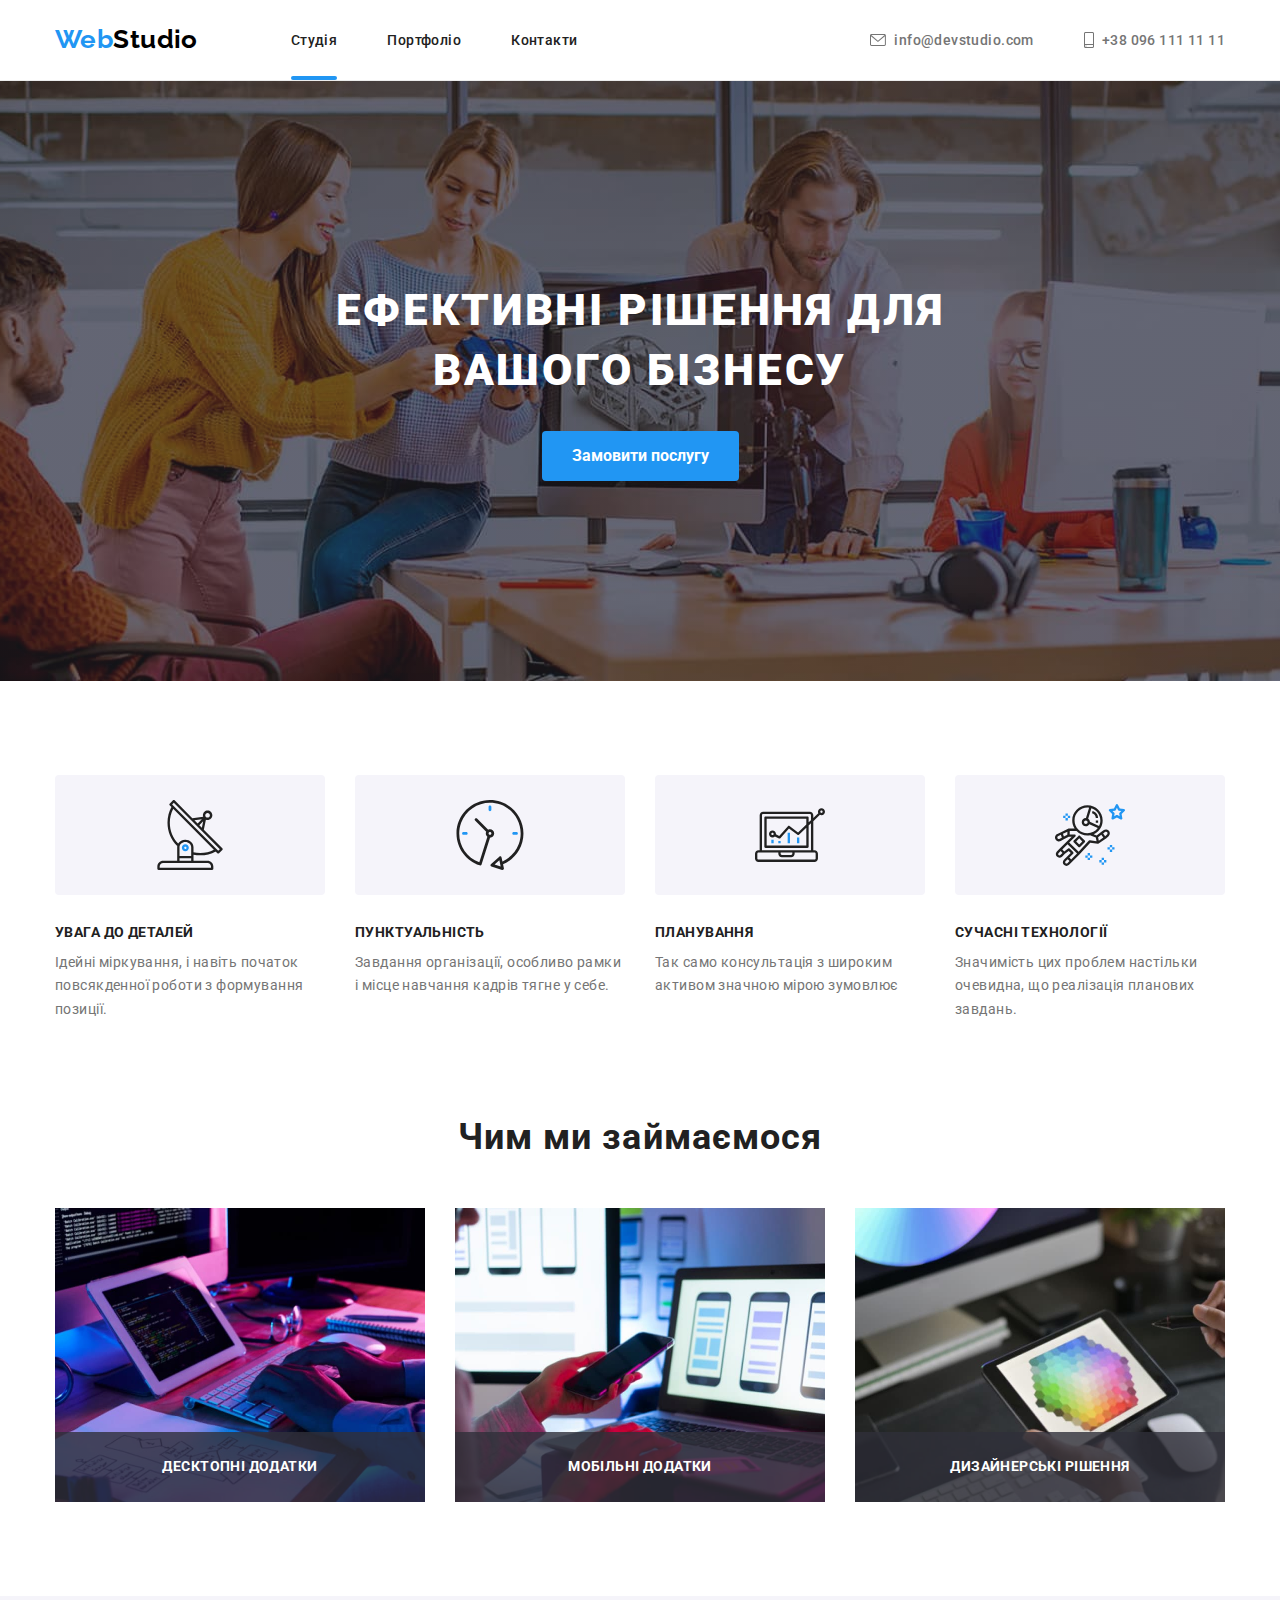
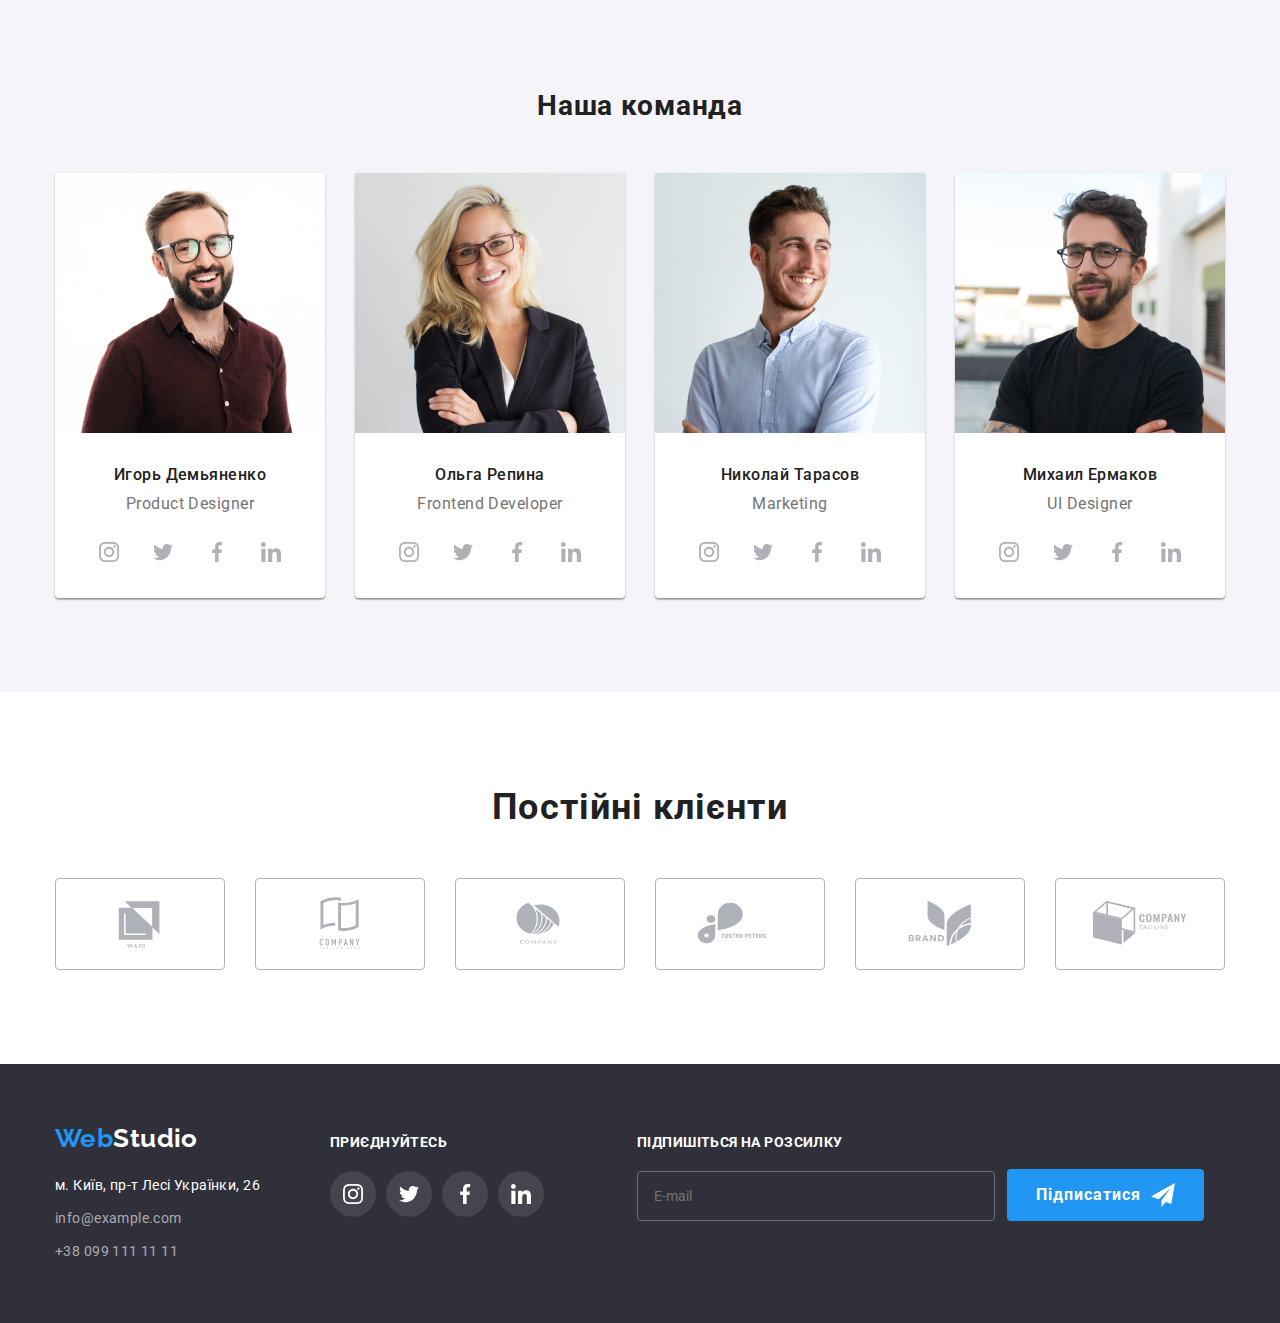
<file: index.html>
<!DOCTYPE html>
<html lang="uk">
<head>
    <meta charset="UTF-8">
    <meta http-equiv="X-UA-Compatible" content="IE=edge">
    <meta name="viewport" content="width=device-width, initial-scale=1.0">
    <link rel="preconnect" href="https://fonts.googleapis.com">
    <link rel="preconnect" href="https://fonts.gstatic.com" crossorigin>
    <link href="https://fonts.googleapis.com/css2?family=Raleway:wght@700&family=Roboto:wght@400;500;700;900&display=swap"
        rel="stylesheet">
    <link rel="stylesheet" href="https://cdnjs.cloudflare.com/ajax/libs/modern-normalize/1.1.0/modern-normalize.min.css
">
    
    <link rel="stylesheet" href="./css/main.min.css">
    <title>WebStudio</title>
</head>
<body>
    <header class="header">
           
           <div class="container header__container">
             <a href="./index.html" class="logo logo--header"> <span class="span">Web</span>Studio
             </a>
            
             <nav class="navigation">
                <ul class="navigation__list">
                    <li class="navigation__item"> <a href="./index.html" class="navigation__link current">Студія</a></li>
                    <li class="navigation__item"><a href="./portfolio.html" class="navigation__link">Портфоліо</a></li>
                    <li class="navigation__item"><a href="#" class="navigation__link">Контакти</a></li>
                </ul>
             </nav>
             <button type="button" class="mobile-menu-open" data-menu-open >
                <svg class="mobile-menu-open__icon" width="40" height="40">
                    <use href="./images/icons.svg#icon-burger"></use>
                </svg>
             </button>
             
             <ul class="contacts">
                <li class="contacts__item "> 
                       
                    <a href="mailto:info@devstudio.com" class="contacts__link">
                        
                        <svg class="contacts__icon" width="16" height="12">
                            <use href="./images/icons.svg#icon-envelope"></use>
                        </svg>
                        info@devstudio.com
                    </a>
                </li>
                <li class="contacts__item ">
                    
                    <a href="tel:+380961111111" class="contacts__link">
                        <svg class="contacts__icon" width="10" height="16">
                            <use href="./images/icons.svg#icon-smartphone"></use>
                        </svg>
                        +38 096 111 11 11
                    </a>
                </li>
             </ul>
           </div>
             
       <div class="mobile-menu " data-menu>
             <div class="container mobile-menu__container">
                 <button type="button" class="mobile-menu__close-btn" data-menu-close >
                      <svg class="mobile-menu__close-icon" width="40" height="40">
                        <use href="./images/icons.svg#icon-close"></use>
                      </svg>
                 </button>
                
                    <ul class="mobile-menu__list">
                        <li class="mobile-menu__item">
                            <a href="./index.html" class="mobile-menu__link">Студія</a>
                        </li>
                        <li class="mobile-menu__item">
                            <a href="./portfolio.html" class="mobile-menu__link">Портфоліо</a>
                        </li>
                        <li class="mobile-menu__item">
                            <a href="" class="mobile-menu__link">Контакти</a>
                        </li>
                    </ul>
                    
                   
                    <div>
                        <ul class="mobile-menu-contacts">
                            <li class="mobile-menu-contacts__item">
                                <a href="tel:+380961111111" class="mobile-menu-contacts__link mobile-menu-contacts__link--tel ">+38 096 111 11
                                    11</a>
                            </li>
                            <li class="mobile-menu-contacts__item">
                                <a href="mailto:info@devstudio.com"
                                    class="mobile-menu-contacts__link mobile-menu-contacts__link--mail">info@devstudio.com</a>
                            </li>
                        </ul>
                        <ul class="mobile-menu-social-page">
                            <li class="mobile-menu-social-page__item">
                                <a href="" class="mobile-menu-social-page__link">Instagram</a>
                            </li>
                            <li class="mobile-menu-social-page__item">
                                <a href="" class="mobile-menu-social-page__link">Twitter</a>
                            </li>
                            <li class="mobile-menu-social-page__item">
                                <a href="" class="mobile-menu-social-page__link">Facebook</a>
                            </li>
                            <li class="mobile-menu-social-page__item">
                                <a href="" class="mobile-menu-social-page__link">LinkedIn</a>
                            </li>
                        </ul>
                    </div>
                    
                
                
                </div>
       </div>    
           
      
    </header>
    <main>
        <!--Hero-->
        <section class="hero">
            <h1 class="hero__title">Ефективні рішення для <br> вашого бізнесу</h1>
            <button type="button" class="modal-button" data-modal-open>
                Замовити послугу
            </button>
          
        </section>

        <!--Особливості-->
        <section class="specialy">
            
            <div class="container">
                
                <ul class="specialy__list">
                    <li class="specialy__item">
                        
                            <div class="wrapper">
                                <svg class="wrapper__icon" width="70" height="70">
                                    <use href="./images/icons.svg#icon-antenna"></use>
                                </svg>
                            </div>
                        
                        <h2 class="specialy__title">УВАГА ДО ДЕТАЛЕЙ</h2>
                        <p class="specialy__text">Ідейні міркування, і навіть початок повсякденної роботи з формування позиції.
                
                        </p>
                    </li>
                    <li class="specialy__item">
                        
                            <div class="wrapper">
                                <svg class="wrapper__icon" width="70" height="70">
                                    <use href="./images/icons.svg#icon-clock"></use>
                                </svg>
                            </div>
                       
                        <h2 class="specialy__title">Пунктуальність</h2>
                        <p class="specialy__text">
                            Завдання організації, особливо рамки і місце навчання кадрів тягне у себе.
                        </p>
                    </li>
                    <li class="specialy__item">
                           <div class="wrapper">
                             <svg class="wrapper__icon" width="70" height="70">
                                 <use href="./images/icons.svg#icon-diagram"></use>
                             </svg>
                           </div>
                            
                       
                        <h2 class="specialy__title">ПЛАНУВАННЯ</h2>
                        <p class="specialy__text">
                            Так само консультація з широким активом значною мірою зумовлює
                        </p>
                    </li>
                    <li class="specialy__item">
                        
                            <div class="wrapper">
                                <svg class="wrapper__icon" width="70" height="70">
                                    <use href="./images/icons.svg#icon-astronaut"></use>
                                </svg>
                            </div>
                       
                        <h2 class="specialy__title">СУЧАСНІ ТЕХНОЛОГІЇ</h2>
                        <p class="specialy__text">
                            Значимість цих проблем настільки очевидна, що реалізація планових завдань.
                        </p>
                    </li>
                </ul>
            </div>
        </section>

        <!--Чим ми займаємося-->
        <section class="activity">
            
           <div class="container">
            <h2 class="activity__title">Чим ми займаємося</h2>
             <ul class="activity__list">
                <li class="activity__item">
                    <a href="#" class="activity__link">
                        <div class="overlay-wrapper">
                            <img src="./images/typesetting.jpg" alt="верстка сайта" width="370" class="image">
                            <p class="wrapper__text">Десктопні додатки</p>
                        </div>
                    </a>
                </li>
                <li class="activity__item">
                    <a href="#" class="activity__link">
                        <div class="overlay-wrapper">
                            <img src="./images/optimization.jpg" alt="оптимизация" width="370" class="image">
                            <p class="wrapper__text">Мобільні додатки</p>
                        </div>
                    </a>
                </li>
                <li class="activity__item">
                    <a href="#" class="activity__link">
                        <div class="overlay-wrapper">
                            <img src="./images/model.jpg" alt="макет проекта" width="370" class="image">
                            <p class="wrapper__text">Дизайнерські рішення</p>
                        </div>
                    </a>
                </li>
             </ul>
           </div>
        </section>
        <!--Команда-->
        <section class="teams">
            
            <div class="container">
                <h2 class="teams__title">Наша команда</h2>
                <ul class="teams__list">
                    <li class="teams__item">
                        <picture>
                          <source srcset="./images/photo_employee_desktop1.jpg" media="(min-width:1200px)" />
                          <source srcset="./images/photo_employee_tablet1.jpg" media="(min-width:768px)" />
                          <img src="./images/photo_employee_mobil1.jpg" alt="Игорь Демьяненко"  class="teams__photo">
                        </picture>
                        
                        <div class="employee">
                            <h3 class="employee__title">Игорь Демьяненко</h3>
                            <p class="employee__text">Product Designer</p>
                            <ul class="social-page">
                                <li class="social-page__item">
                                    <a href="" class="social-page__link">
                                        <svg class="social-page__icon" width="20" height="20">
                                            <use href="./images/icons.svg#icon-instagram"></use>
                                        </svg>
                                    </a>
                                </li>
                                <li class="social-page__item">
                                    <a href="" class="social-page__link">
                                        <svg class="social-page__icon" width="20" height="20">
                                            <use href="./images/icons.svg#icon-twitter"></use>
                                        </svg>
                                    </a>
                                </li>
                                <li class="social-page__item">
                                    <a href="" class="social-page__link">
                                        <svg class="social-page__icon" width="20" height="20">
                                            <use href="./images/icons.svg#icon-facebook"></use>
                                        </svg>
                                    </a>
                                </li>
                                <li class="social-page__item">
                                    <a href="" class="social-page__link">
                                        <svg class="social-page__icon" width="20" height="20">
                                            <use href="./images/icons.svg#icon-linkedin"></use>
                                        </svg>
                                    </a>
                                </li>
                            </ul>
                        </div>
                    </li>
                    <li class="teams__item">
                        <picture>
                            <source srcset="./images/photo_employee_desktop2.jpg" media="(min-width:1200px)"/>
                            <source srcset="./images/photo_employee_tablet2.jpg" media="(min-width:768px)" />
                            <img src="./images/photo_employee_mobil2.jpg" alt="Ольга Репина " class="teams__photo">
                        </picture>
                        <div class="employee">
                            <h3 class="employee__title">Ольга Репина</h3>
                            <p class="employee__text">Frontend Developer</p>
                            <ul class="social-page">
                                <li class="social-page__item">
                                    <a href="" class="social-page__link">
                                        <svg class="social-page__icon" width="20" height="20">
                                            <use href="./images/icons.svg#icon-instagram"></use>
                                        </svg>
                                    </a>
                                </li>
                                <li class="social-page__item">
                                    <a href="" class="social-page__link">
                                        <svg class="social-page__icon" width="20" height="20">
                                            <use href="./images/icons.svg#icon-twitter"></use>
                                        </svg>
                                    </a>
                                </li>
                                <li class="social-page__item">
                                    <a href="" class="social-page__link">
                                        <svg class="social-page__icon" width="20" height="20">
                                            <use href="./images/icons.svg#icon-facebook"></use>
                                        </svg>
                                    </a>
                                </li>
                                <li class="social-page__item">
                                    <a href="" class="social-page__link">
                                        <svg class="social-page__icon" width="20" height="20">
                                            <use href="./images/icons.svg#icon-linkedin"></use>
                                        </svg>
                                    </a>
                                </li>
                            </ul>
                        </div>
                    </li>
                    <li class="teams__item">
                        <picture>
                            <source srcset="./images/photo_employee_desktop3.jpg" media="(min-width:1200px)" />
                            <source srcset="./images/photo_employee_tablet3.jpg" media="(min-width:768px)" />
                            <img src="./images/photo_employee_mobil3.jpg" alt="Николай Тарасов"  class="teams__photo">
                        </picture>
                        
                        <div class="employee">
                            <h3 class="employee__title">Николай Тарасов</h3>
                            <p class="employee__text">Marketing</p>
                            <ul class="social-page">
                                <li class="social-page__item">
                                    <a href="" class="social-page__link">
                                        <svg class="social-page__icon" width="20" height="20">
                                            <use href="./images/icons.svg#icon-instagram"></use>
                                        </svg>
                                    </a>
                                </li>
                                <li class="social-page__item">
                                    <a href="" class="social-page__link">
                                        <svg class="social-page__icon" width="20" height="20">
                                            <use href="./images/icons.svg#icon-twitter"></use>
                                        </svg>
                                    </a>
                                </li>
                                <li class="social-page__item">
                                    <a href="" class="social-page__link">
                                        <svg class="social-page__icon" width="20" height="20">
                                            <use href="./images/icons.svg#icon-facebook"></use>
                                        </svg>
                                    </a>
                                </li>
                                <li class="social-page__item">
                                    <a href="" class="social-page__link">
                                        <svg class="social-page__icon" width="20" height="20">
                                            <use href="./images/icons.svg#icon-linkedin"></use>
                                        </svg>
                                    </a>
                                </li>
                            </ul>
                        </div>
                    </li>
                    <li class="teams__item">
                        <picture>
                            <source srcset="./images/photo_employee_desktop4.jpg" media="(min-width:1200px)" />
                            <source srcset="./images/photo_employee_tablet4.jpg" media="(min-width:768px)" />
                            <img src="./images/photo_employee_mobil4.jpg" alt="Михаил Ермаков" class="teams__photo">
                        </picture>
                        <div class="employee">
                            <h3 class="employee__title">Михаил Ермаков</h3>
                            <p class="employee__text">UI Designer</p>
                        <ul class="social-page">
                            <li class="social-page__item">
                                <a href="" class="social-page__link">
                                    <svg class="social-page__icon" width="20" height="20">
                                        <use href="./images/icons.svg#icon-instagram"></use>
                                    </svg>
                                </a>
                            </li>
                            <li class="social-page__item">
                                <a href="" class="social-page__link">
                                    <svg class="social-page__icon" width="20" height="20">
                                        <use href="./images/icons.svg#icon-twitter"></use>
                                    </svg>
                                </a>
                            </li>
                            <li class="social-page__item">
                                <a href="" class="social-page__link">
                                    <svg class="social-page__icon" width="20" height="20">
                                        <use href="./images/icons.svg#icon-facebook"></use>
                                    </svg>
                                </a>
                            </li>
                            <li class="social-page__item">
                                <a href="" class="social-page__link">
                                    <svg class="social-page__icon" width="20" height="20">
                                        <use href="./images/icons.svg#icon-linkedin"></use>
                                    </svg>
                                </a>
                            </li>
                        </ul>
                        </div>
                    </li>
                </ul>
            </div>
        </section>

        <!--Наші клієнти-->

        <section class="clients">
            <div class="container">
                <h2 class="clients__title">Постійні клієнти</h2>
                <ul class="clients__list">
                    <li class="clients__item">
                        <a href="" class="clients__link">
                            <svg class="clients-logo" width="106" height="60">
                                <use href="./images/icons.svg#icon-yago"></use>
                            </svg>
                        </a>
                    </li>
                    <li class="clients__item">
                        <a href="" class="clients__link">
                            <svg class="clients-logo" width="106" height="60">
                                <use href="./images/icons.svg#icon-company"></use>
                            </svg>
                        </a>
                    </li>
                    <li class="clients__item">
                        <a href="" class="clients__link">
                            <svg class="clients-logo" width="106" height="60">
                                <use href="./images/icons.svg#icon-group"></use>
                            </svg>
                        </a>
                    </li>
                    <li class="clients__item">
                        <a href="" class="clients__link">
                            <svg class="clients-logo" width="106" height="60">
                                <use href="./images/icons.svg#icon-foster-peters"></use>
                            </svg>
                        </a>
                    </li>
                    <li class="clients__item">
                       <a href="" class="clients__link">
                          <svg class="clients-logo" width="106" height="60">
                             <use href="./images/icons.svg#icon-brand"></use>
                          </svg>
                       </a>
                    </li>
                    <li class="clients__item">
                        <a href="" class="clients__link">
                            <svg class="clients-logo" width="106" height="60">
                                <use href="./images/icons.svg#icon-tagline"></use>
                            </svg>
                        </a>
                    </li>
                </ul>
            </div>
        </section>
    </main>
    <footer class="footer">
        
           <div class="container container__footer">
                <div class="wrapper-container">
                    <div class="container-address">
                        <a href="#" class="logo logo--footer"><span class="span">Web</span>Studio</a>
                        <address class="address">
                            <ul class="address__list">
                                <li class="address__item"><a href="https://goo.gl/maps/XZynYj2sDtxEhhcv8" target="_blank"
                                        class="address__link address__link--location">м. Київ,
                                        пр-т Лесі Українки, 26</a> </li>
                                <li class="address__item"> <a href="mailto:info@example.com" class="address__link">info@example.com</a></li>
                                <li class="address__item"> <a href="tel:+380991111111" class="address__link">+38 099 111 11 11</a></li>
                            </ul>
                        </address>
                    </div>
                    <div class="wrapper-social-page">
                        <p class="text">Приєднуйтесь</p>
                        <ul class="social-page-footer">
                            <li class="social-page-footer__item">
                                <a href="" class="social-page-footer__link">
                                    <svg class="social-page-footer__icon " width="20" height="20">
                                        <use href="./images/icons.svg#icon-instagram"></use>
                                    </svg>
                                </a>
                            </li>
                            <li class="social-page-footer__item">
                                <a href="" class="social-page-footer__link">
                                    <svg class="social-page-footer__icon" width="20" height="20">
                                        <use href="./images/icons.svg#icon-twitter"></use>
                                    </svg>
                                </a>
                            </li>
                            <li class="social-page-footer__item">
                                <a href="" class="social-page-footer__link">
                                    <svg class="social-page-footer__icon" width="20" height="20">
                                        <use href="./images/icons.svg#icon-facebook"></use>
                                    </svg>
                                </a>
                            </li>
                            <li class="social-page-footer__item">
                                <a href="" class="social-page-footer__link">
                                    <svg class="social-page-footer__icon" width="20" height="20">
                                        <use href="./images/icons.svg#icon-linkedin"></use>
                                    </svg>
                                </a>
                            </li>
                        </ul>
                    </div>
                </div>
             <form class="form">
                 <label class="form__describe">
                     <span class="form__text">Підпишіться на розсилку</span>
                      <input type="email" name="user_email" class="form__input" placeholder="E-mail">
                    </label>
                <button type="submit" class="btn-send-email">Підписатися
                    <svg class="send-email-icon" width="24" height="24">
                        <use href="./images/icons.svg#icon-send"></use>
                    </svg>
                </button>
             </form>
           </div>
       
        

    </footer>
    <div class="backdrop is-hidden" data-modal >
        <div class="modal">
            <button type="button" class="modal__btn" data-modal-close>
               <svg class="modal__icon" width="18" height="18">
                <use href="./images/icons.svg#icon-close-modal" ></use>
               </svg>
            </button>
            <form class="modal-form" name="modal_form">
                <p class="modal-form__text">Залиште свої дані, ми вам передзвонимо</p> 
                <label class="modal-form__field">
                   <span class="modal-form__desc">Ім'я</span> 
                    <span class="modal-form__wrapper">
                        <input type="text" name="user_name" class="modal-form__input" required pattern="[a-zA-Zа-яА-ЯіІїЇ']+" minlength="2">
                        <svg width="18" height="18" class="modal-form__icon">
                            <use href="./images/icons.svg#icon-person-black"></use>
                        </svg>
                    </span>
                </label>
                <label class="modal-form__field">
                  <span class="modal-form__desc" >Телефон</span> 
                  <span class="modal-form__wrapper"> 
                    <input type="tel" name="user_phone" class="modal-form__input" required pattern="[0-9]{3}-[0-9]{3}-[0-9]{2}-[0-9]{2}" title="xxx-xxx-xx-xx">
                    <svg width="18" height="18" class="modal-form__icon">
                        <use href="./images/icons.svg#icon-phone-black"></use>
                    </svg>
                  </span>
                </label>
                <label class="modal-form__field">
                   <span class="modal-form__desc">Пошта</span>
                 <span class="modal-form__wrapper">
                    <input type="email" name="user_email" class="modal-form__input" required>
                    <svg width="18" height="18" class="modal-form__icon">
                        <use href="./images/icons.svg#icon-email-black"></use>
                    </svg>
                 </span>
                </label>
                <label for="user_message" class="modal-field-message" >  <span class="modal-form-input-desc">Коментар</span> 
                  <textarea name="user_message" id="user_message" placeholder="Введіть текст" class="modal-form__message"></textarea>
                </label>
                
                <input id="user_policy" type="checkbox" class="modal-form-check visually-hidden" name="user_policy" required  >
                <label for="user_policy" class="modal-form-check-desc">Погоджуюся з розсилкою та приймаю&nbsp;<a href="#" class="link-policy">Умови договору</a>
                </label>
                
                <button type="submit" class="modal-form__submit">Відправити</button>
            </form>
        </div>
    </div>
    <script src="./js/mobile-menu.js"></script>
   <script src="./js/modal.js"></script> 
</body>
</html>
</file>
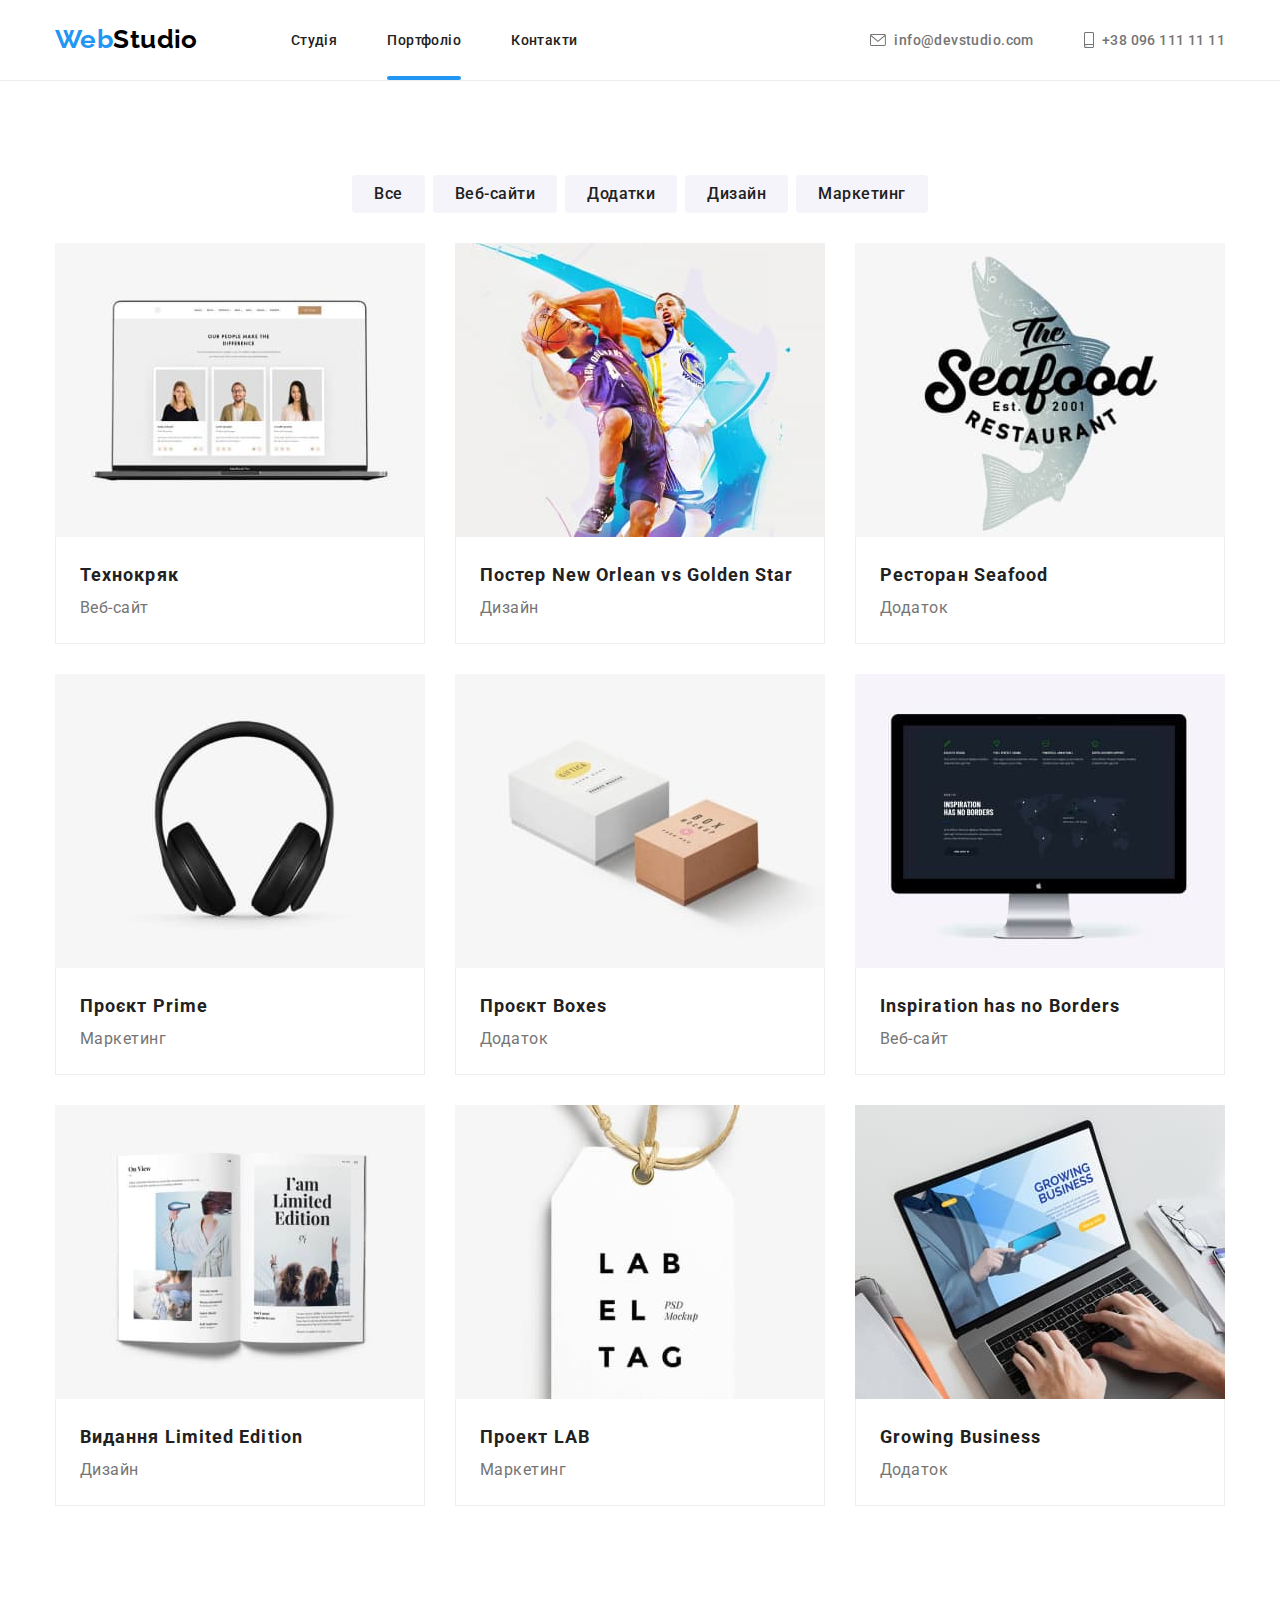
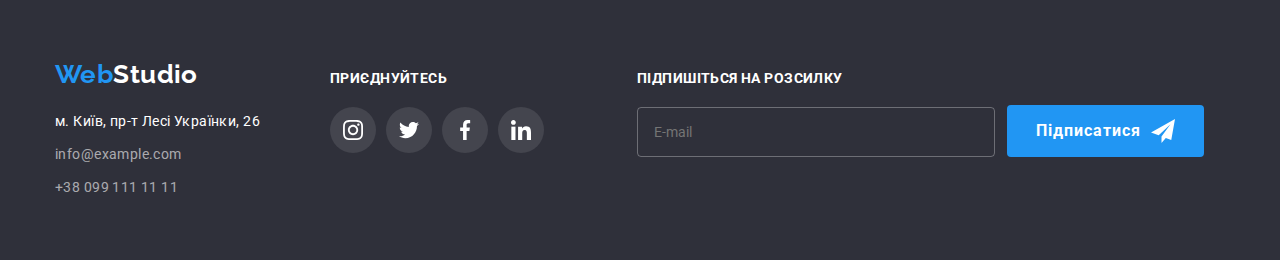
<file: portfolio.html>
<!DOCTYPE html>
<html lang="uk">
  <head>
    <meta charset="UTF-8" />
    <meta http-equiv="X-UA-Compatible" content="IE=edge" />
    <meta name="viewport" content="width=device-width, initial-scale=1.0" />
    <link rel="preconnect" href="https://fonts.googleapis.com" />
    <link rel="preconnect" href="https://fonts.gstatic.com" crossorigin />
    <link
      href="https://fonts.googleapis.com/css2?family=Raleway:wght@700&family=Roboto:wght@400;500;700&display=swap"
      rel="stylesheet"
    />
    <link rel="stylesheet" href="https://cdnjs.cloudflare.com/ajax/libs/modern-normalize/1.1.0/modern-normalize.min.css" />
    <link rel="stylesheet" href="./css/main.min.css" >
    <title>Portfolio</title>
  </head>
  <body>
   <header class="header">
   
      <div class="container header__container">
         <a href="./index.html" class="logo logo--header"> <span class="span">Web</span>Studio
         </a>
   
         <nav class="navigation">
            <ul class="navigation__list">
               <li class="navigation__item"> <a href="./index.html" class="navigation__link ">Студія</a></li>
               <li class="navigation__item"><a href="./portfolio.html" class="navigation__link current">Портфоліо</a></li>
               <li class="navigation__item"><a href="#" class="navigation__link">Контакти</a></li>
            </ul>
         </nav>
         <button type="button" class="mobile-menu-open" data-menu-open>
            <svg class="mobile-menu-open__icon" width="40" height="40">
               <use href="./images/icons.svg#icon-burger"></use>
            </svg>
         </button>
   
         <ul class="contacts">
            <li class="contacts__item ">
   
               <a href="mailto:info@devstudio.com" class="contacts__link">
   
                  <svg class="contacts__icon" width="16" height="12">
                     <use href="./images/icons.svg#icon-envelope"></use>
                  </svg>
                  info@devstudio.com
               </a>
            </li>
            <li class="contacts__item ">
   
               <a href="tel:+380961111111" class="contacts__link">
                  <svg class="contacts__icon" width="10" height="16">
                     <use href="./images/icons.svg#icon-smartphone"></use>
                  </svg>
                  +38 096 111 11 11
               </a>
            </li>
         </ul>
      </div>
   
      <div class="mobile-menu " data-menu>
         <div class="container mobile-menu__container">
            <button type="button" class="mobile-menu__close-btn" data-menu-close>
               <svg class="mobile-menu__close-icon" width="40" height="40">
                  <use href="./images/icons.svg#icon-close"></use>
               </svg>
            </button>
            <ul class="mobile-menu__list">
               <li class="mobile-menu__item">
                  <a href="./index.html" class="mobile-menu__link">Студія</a>
               </li>
               <li class="mobile-menu__item">
                  <a href="./portfolio.html" class="mobile-menu__link">Портфоліо</a>
               </li>
               <li class="mobile-menu__item">
                  <a href="" class="mobile-menu__link">Контакти</a>
               </li>
            </ul>
            <ul class="mobile-menu-contacts">
               <li class="mobile-menu-contacts__item">
                  <a href="tel:+380961111111" class="mobile-menu-contacts__link mobile-menu-contacts__link--tel ">+38 096
                     111 11 11</a>
               </li>
               <li class="mobile-menu-contacts__item">
                  <a href="mailto:info@devstudio.com"
                     class="mobile-menu-contacts__link mobile-menu-contacts__link--mail">info@devstudio.com</a>
               </li>
            </ul>
            <ul class="mobile-menu-social-page">
               <li class="mobile-menu-social-page__item">
                  <a href="" class="mobile-menu-social-page__link">Instagram</a>
               </li>
               <li class="mobile-menu-social-page__item">
                  <a href="" class="mobile-menu-social-page__link">Twitter</a>
               </li>
               <li class="mobile-menu-social-page__item">
                  <a href="" class="mobile-menu-social-page__link">Facebook</a>
               </li>
               <li class="mobile-menu-social-page__item">
                  <a href="" class="mobile-menu-social-page__link">LinkedIn</a>
               </li>
            </ul>
         </div>
      </div>
   
   
   </header>

     <section class="projects">
        <h1 class="title-none" hidden>Портфолио</h1>

       <div class="container">
           <ul class="list-btn">
              <li class="list-btn__item">
                <button type="button" class="btn">Все</button>
              </li>
             <li class="list-btn__item">
                <button type="button" class="btn">Веб-сайти</button>
             </li>
             <li class="list-btn__item">
                <button type="button" class="btn">Додатки</button>
             </li>
             <li class="list-btn__item">
                <button type="button" class="btn">Дизайн</button>
             </li>
             <li class="list-btn__item">
                <button type="button" class="btn">Маркетинг</button>
             </li>
         </ul>
         
         <ul class="projects__list">
            <li class="projects__item">
               <a href="" class="projects__link">
                     <div class="wrapper-image">
                        <picture>
                           <source srcset="./images/desktop_img/technocrack_desktop.jpg" media="(min-width:1200px)"/>
                           <source srcset="./images/tablet_img/technocrack_tablet.jpg" media="(min-width:768px)" />
                           <img src="./images/mobile_img/technocrack_mobile.jpg" alt="technocrack" class="image" >
                        </picture>
                        <p class="overlay">Ресурс пропонує комплексні пропозиції з різним рівнем функціоналу та сервісів. Все це дозволить відвідувачу отримати вичерпні відомості про компанію чи приватну особу.</p>
                     </div>
                     <div class="description">
                        <h2 class="description__title">Технокряк</h2>
                        <p class="description__text">Веб-сайт</p>
                     </div>
               </a>
            </li>
            <li class="projects__item">
               <a href="" class="projects__link">
                     <div class="wrapper-image">
                        <picture>
                           <source srcset="./images/desktop_img/poster_desktop.jpg" media="(min-width:1200px)" />
                           <source srcset="./images/tablet_img/poster_tablet.jpg" media="(min-width:768px)" />
                           <img src="./images/mobile_img/poster_mobile.jpg" alt="poster" class="image" >
                        </picture>
                        
                        <p class="overlay">Ресурс пропонує комплексні пропозиції з різним рівнем функціоналу та сервісів. Все це дозволить відвідувачу отримати вичерпні відомості про компанію чи приватну особу.</p>
                     </div>
                     <div class="description">
                        <h2 class="description__title">
                           Постер New Orlean vs Golden Star
                        </h2>
                        <p class="description__text">Дизайн</p>
                     </div>
               </a>
            </li>
            <li class="projects__item">
               <a href="" class="projects__link">
                     <div class="wrapper-image">
                        <picture>
                           <source srcset="./images/desktop_img/seafood_desktop.jpg" media="(min-width:1200px)" />
                           <source srcset="./images/tablet_img/seafood_tablet.jpg" media="(min-width:768px)" />
                           <img src="./images/mobile_img/seafood_mobile.jpg" alt="seafood" class="image" >
                        </picture>
                           
                           <p class="overlay">Ресурс пропонує комплексні пропозиції з різним рівнем функціоналу та сервісів. Все це дозволить відвідувачу отримати вичерпні відомості про компанію чи приватну особу.</p>
                     </div>
                     <div class="description">
                        <h2 class="description__title">Ресторан Seafood</h2>
                        <p class="description__text">Додаток</p>
                     </div>
               </a>
            </li>
         
            <li class="projects__item">
               <a href="" class="projects__link">
                     <div class="wrapper-image">
                        <picture>
                           <source srcset="./images/desktop_img/prime_desktop.jpg" media="(min-width:1200px)" />
                           <source srcset="./images/tablet_img/prime_tablet.jpg" media="(min-width:768px)" />
                           <img src="./images/mobile_img/prime_mobile.jpg" alt="prime" class="image" >
                        </picture>
                        
                        <p class="overlay">Ресурс пропонує комплексні пропозиції з різним рівнем функціоналу та сервісів. Все це дозволить відвідувачу отримати вичерпні відомості про компанію чи приватну особу.</p>
                     </div>
                     <div class="description">
                        <h2 class="description__title">Проєкт Prime</h2>
                        <p class="description__text">Маркетинг</p>
                     </div>
               </a>
            </li>
            <li class="projects__item">
               <a href="" class="projects__link">
                 <div class="wrapper-image">
                  <picture>
                     <source srcset="./images/desktop_img/boxes_desktop.jpg" media="(min-width:1200px)" />
                     <source srcset="./images/tablet_img/boxes_tablet.jpg" media="(min-width:768px)" />
                     <img src="./images/mobile_img/boxes_mobile.jpg" alt="boxes" class="image" >
                  </picture>
                     
                     <p class="overlay">Ресурс пропонує комплексні пропозиції з різним рівнем функціоналу та сервісів. Все це дозволить відвідувачу отримати вичерпні відомості про компанію чи приватну особу.</p>
                 </div>
                  <div class="description">
                     <h2 class="description__title">Проєкт Boxes</h2>
                     <p class="description__text">Додаток</p>
                  </div>
               </a>
            </li>
            <li class="projects__item">
               <a href="" class="projects__link">
                     <div class="wrapper-image">
                        <picture>
                           <source srcset="./images/desktop_img/borders_desktop.jpg" media="(min-width:1200px)" />
                           <source srcset="./images/tablet_img/borders_tablet.jpg" media="(min-width:768px)" />
                           <img src="./images/mobile_img/borders_mobile.jpg" alt="borders" class="image" >
                        </picture>
                          
                           <p class="overlay">Ресурс пропонує комплексні пропозиції з різним рівнем функціоналу та сервісів. Все це дозволить відвідувачу отримати вичерпні відомості про компанію чи приватну особу.</p>
                     </div>
                     <div class="description">
                        <h2 class="description__title">Inspiration has no Borders</h2>
                        <p class="description__text">Веб-сайт</p>
                     </div>
               </a>
            </li>
         
            <li class="projects__item">
               <a href="" class="projects__link">
                     <div class="wrapper-image">
                        <picture>
                           <source srcset="./images/desktop_img/publishing_desktop.jpg" media="(min-width:1200px)" />
                           <source srcset="./images/tablet_img/publishing_tablet.jpg" media="(min-width:768px)" />
                           <img src="./images/mobile_img/publishing_mobile.jpg" alt="publishing" class="image" >
                        </picture>
                        
                        <p class="overlay">Ресурс пропонує комплексні пропозиції з різним рівнем функціоналу та сервісів. Все це дозволить відвідувачу отримати вичерпні відомості про компанію чи приватну особу.</p>
                     </div>
                     <div class="description">
                        <h2 class="description__title">Видання Limited Edition</h2>
                        <p class="description__text">Дизайн</p>
                     </div>
               </a>
            </li>
            <li class="projects__item">
               <a href="" class="projects__link">
                     <div class="wrapper-image">
                        <picture>
                           <source srcset="./images/desktop_img/lab_desktop.jpg" media="(min-width:1200px)" />
                           <source srcset="./images/tablet_img/lab_tablet.jpg" media="(min-width:768px)" />
                           <img src="./images/mobile_img/lab_mobile.jpg" alt="lab" class="image" >
                        </picture>
                        
                        <p class="overlay">Ресурс пропонує комплексні пропозиції з різним рівнем функціоналу та сервісів. Все це дозволить відвідувачу отримати вичерпні відомості про компанію чи приватну особу.</p>
                     </div>
                     <div class="description">
                        <h2 class="description__title">Проект LAB</h2>
                        <p class="description__text">Маркетинг</p>
                     </div>
               </a>
            </li>
            <li class="projects__item">
               <a href="" class="projects__link">
                     <div class="wrapper-image">
                        <picture>
                           <source srcset="./images/desktop_img/growing_desktop.jpg" media="(min-width:1200px)" />
                           <source srcset="./images/tablet_img/growing_tablet.jpg" media="(min-width:768px)" />
                           <img src="./images/mobile_img/growing_mobile.jpg" alt="growing" class="image" >
                        </picture>
                           
                        <p class="overlay">Ресурс пропонує комплексні пропозиції з різним рівнем функціоналу та сервісів. Все це дозволить відвідувачу отримати вичерпні відомості про компанію чи приватну особу.

                        </p>
                     </div>
                     <div class="description">
                        <h2 class="description__title">Growing Business</h2>
                        <p class="description__text">Додаток</p>
                     </div>
               </a>
            </li>
         </ul>
      </div>
    </section>
         <footer class="footer">
         
            <div class="container container__footer">
               <div class="wrapper-container">
                  <div class="container-address">
                     <a href="#" class="logo logo--footer"><span class="span">Web</span>Studio</a>
                     <address class="address">
                        <ul class="address__list">
                           <li class="address__item"><a href="https://goo.gl/maps/XZynYj2sDtxEhhcv8" target="_blank"
                                 class="address__link address__link--location">м. Київ,
                                 пр-т Лесі Українки, 26</a> </li>
                           <li class="address__item"> <a href="mailto:info@example.com"
                                 class="address__link">info@example.com</a></li>
                           <li class="address__item"> <a href="tel:+380991111111" class="address__link">+38 099 111 11 11</a>
                           </li>
                        </ul>
                     </address>
                  </div>
                  <div class="wrapper-social-page">
                     <p class="text">Приєднуйтесь</p>
                     <ul class="social-page-footer">
                        <li class="social-page-footer__item">
                           <a href="" class="social-page-footer__link">
                              <svg class="social-page-footer__icon " width="20" height="20">
                                 <use href="./images/icons.svg#icon-instagram"></use>
                              </svg>
                           </a>
                        </li>
                        <li class="social-page-footer__item">
                           <a href="" class="social-page-footer__link">
                              <svg class="social-page-footer__icon" width="20" height="20">
                                 <use href="./images/icons.svg#icon-twitter"></use>
                              </svg>
                           </a>
                        </li>
                        <li class="social-page-footer__item">
                           <a href="" class="social-page-footer__link">
                              <svg class="social-page-footer__icon" width="20" height="20">
                                 <use href="./images/icons.svg#icon-facebook"></use>
                              </svg>
                           </a>
                        </li>
                        <li class="social-page-footer__item">
                           <a href="" class="social-page-footer__link">
                              <svg class="social-page-footer__icon" width="20" height="20">
                                 <use href="./images/icons.svg#icon-linkedin"></use>
                              </svg>
                           </a>
                        </li>
                     </ul>
                  </div>
               </div>
               <form class="form">
                  <label class="form__describe">
                     <span class="form__text">Підпишіться на розсилку</span>
                     <input type="email" name="user_email" class="form__input" placeholder="E-mail">
                  </label>
                  <button type="submit" class="btn-send-email">Підписатися
                     <svg class="send-email-icon" width="24" height="24">
                        <use href="./images/icons.svg#icon-send"></use>
                     </svg>
                  </button>
               </form>
            </div>
         
         
         
         </footer>
         <script src="./js/mobile-menu.js"></script>
  </body>
</html>
</file>
<file: css/main.min.css>
:root{--primary-color: #212121;--secondery-color: #757575;--accent-color: #2196F3;--header-color: #2F303A;--text-color: #fff;--border-color: #F5F4FA;--second-border-color: #EEEEEE;--primary-font: "Roboto", sans-serif;--secondary-fonts: "Raleway", sans-serif;--normal-font: 400;--medium-font: 500;--bold-font: 700;--bolder-font: 900}.visually-hidden{position:absolute;width:1px;height:1px;margin:-1px;padding:0;overflow:hidden;border:0;clip:rect(0 0 0 0)}.current{display:block;color:var(--accent-color)}@media screen and (min-width: 768px){.current::after{content:"";display:block;width:100%;height:4px;background-color:#2196f3;border-radius:2px;position:absolute;left:0;bottom:-37px}}@media screen and (min-width: 1200px){.current::after{content:"";display:block;width:100%;height:4px;background-color:#2196f3;border-radius:2px;position:absolute;left:0;bottom:-32px}}h1,h2,h3,h4,h5,h6,p{margin-top:0;margin-bottom:0}ul,ol{margin-top:0;margin-bottom:0;padding-left:0}li{list-style:none}.link{text-decoration:none}button{cursor:pointer}body{font-family:var(--primary-font);color:var(--primary-color);font-size:14px;letter-spacing:.03em}.image{display:block}.container{padding-left:15px;padding-right:15px}@media screen and (min-width: 480px){.container{width:480px;margin-left:auto;margin-right:auto}}@media screen and (min-width: 768px){.container{width:768px}}@media screen and (min-width: 1200px){.container{width:1200px}}.modal-button{display:block;margin-left:auto;margin-right:auto;background-color:var(--accent-color);border:none;border-radius:4px;color:var(--text-color);font-family:var(--primary-font);font-size:16px;line-height:1.88;font-weight:var(--bold-font);padding:10px 30px 10px 30px;transition:background-color 250ms cubic-bezier(0.4, 0, 0.2, 1),box-shadow 250ms cubic-bezier(0.4, 0, 0.2, 1)}.modal-button:hover,.modal-button:focus{background-color:#188ce8;box-shadow:0px 4px 4px rgba(0,0,0,.15);border-radius:4px}@media screen and (max-width: 767px){.navigation{display:none}.contacts{display:none}.mobile-menu-open{background-color:rgba(0,0,0,0);border:none;padding:0;line-height:0;transition:fill 250ms linear}.mobile-menu-open:hover{fill:var(--accent-color)}.mobile-menu-open:focus{fill:var(--accent-color)}}.header{border-bottom:1px solid #ececec}.header__container{padding-top:16px;padding-bottom:16px;margin-left:auto;margin-right:auto;display:flex;align-items:center;justify-content:space-between}.logo{font-family:var(--secondary-fonts);font-size:26px;font-weight:var(--bold-font);text-decoration:none}.logo--header{color:#000}.span{color:var(--accent-color)}@media screen and (min-width: 768px){.header__container{padding-top:25px;padding-bottom:25px}.navigation__list{display:flex;align-items:center;list-style:none;padding-left:0;margin:0 auto}.mobile-menu-open{display:none}.navigation__item:not(:last-child){margin-right:50px}.navigation__link{position:relative;text-decoration:none;font-family:var(--primary-font);font-size:14px;font-weight:var(--medium-font);color:var(--primary-color);transition:color 250ms cubic-bezier(0.4, 0, 0.2, 1)}.navigation__link:hover,.navigation__link:focus{color:var(--accent-color)}.contacts__item:not(:last-child){margin-bottom:10px}.contacts__link{display:flex;align-items:center;font-family:var(--primary-font);font-size:12px;font-weight:var(--medium-font);color:var(--secondery-color);text-decoration:none;transition:color 250ms cubic-bezier(0.4, 0, 0.2, 1),fill 250ms cubic-bezier(0.4, 0, 0.2, 1)}.contacts__link:hover,.contacts__link:focus{fill:var(--accent-color);color:var(--accent-color)}.contacts__icon{fill:currentColor;margin-right:8px}}@media screen and (min-width: 1200px){.header__container{display:flex;align-items:center;padding-top:25px;padding-bottom:25px;margin-left:auto;margin-right:auto}.navigation__list{margin-left:93px}.contacts{display:flex;list-style:none;padding-left:0;margin:0;margin-left:auto}.contacts__item:not(:last-child){margin-right:50px;margin-bottom:0}.contacts__link{font-size:14px}}.mobile-menu{position:fixed;top:0;left:0;width:100%;height:100%;z-index:1000;background-color:#fff;opacity:0;visibility:hidden;pointer-events:none;transition:opacity 250ms linear,visibility 250ms linear}.mobile-menu.is-open{opacity:1;visibility:visible;pointer-events:auto}.mobile-menu__container{position:relative;width:480px;height:100vh;margin-left:auto;margin-right:auto;display:flex;flex-direction:column;justify-content:space-between;padding-left:25px;padding-right:25px;padding-top:48px;padding-bottom:48px}.mobile-menu__close-btn{position:absolute;top:15px;right:15px;background-color:rgba(0,0,0,0);border:none;padding:0;line-height:0;transition:fill 250ms linear}.mobile-menu__close-btn:hover{fill:var(--accent-color)}.mobile-menu__close-btn:focus{fill:var(--accent-color)}.mobile-menu__item:not(:last-child){margin-bottom:32px}.mobile-menu__link{font-family:var(--primary-font);font-weight:var(--medium-font);font-size:40px;line-height:1.17;letter-spacing:.02em;color:var(--primary-color);text-decoration:none;transition:color 250ms linear}.mobile-menu__link:hover{color:var(--accent-color)}.mobile-menu__link:focus{color:var(--accent-color)}.mobile-menu-contacts{margin-bottom:64px}.mobile-menu-contacts__item:first-child{margin-bottom:32px}.mobile-menu-contacts__link{font-family:var(--primary-font);letter-spacing:.02em;text-decoration:none}.mobile-menu-contacts__link--tel{font-weight:var(--medium-font);font-size:34px;line-height:1.17;color:var(--accent-color)}.mobile-menu-contacts__link--mail{font-weight:var(--medium-font);font-size:24px;line-height:1.16;color:#757575}.mobile-menu-social-page{display:flex}.mobile-menu-social-page__item{display:flex}.mobile-menu-social-page__item:not(:last-child){margin-right:10px}.mobile-menu-social-page__item:not(:last-child)::after{content:"";display:block;width:1px;height:22px;background-color:rgba(33,33,33,.2);margin-left:10px}.mobile-menu-social-page__link{font-family:var(--primary-font);font-weight:var(--medium-font);font-size:18px;line-height:1.22;letter-spacing:.02em;color:var(--accent-color);text-decoration:none}.hero{padding-top:118px;padding-bottom:118px;background-color:#c4c4c4;text-align:center;background-image:linear-gradient(to right, rgba(47, 48, 58, 0.4), rgba(47, 48, 58, 0.4)),url("../images/mobile_hero.jpg");background-size:480px 400px;background-repeat:no-repeat;background-position:center}@media(min-device-pixel-ratio: 2),(min-resolution: 192dpi),(min-resolution: 2dppx){.hero{background-image:linear-gradient(to right, rgba(47, 48, 58, 0.4), rgba(47, 48, 58, 0.4)),url("../images/mobile_hero@2x.jpg")}}.hero__title{font-family:var(--primary-font);font-size:26px;line-height:1.62;font-weight:var(--bolder-font);color:var(--text-color);margin:0 auto;text-align:center;text-transform:uppercase;letter-spacing:.06em;margin-bottom:30px;margin-left:auto;margin-right:auto}@media screen and (min-width: 768px){.hero{background-image:linear-gradient(to right, rgba(47, 48, 58, 0.4), rgba(47, 48, 58, 0.4)),url("../images/tablet_hero.jpg");background-size:768px 400px}}@media screen and (min-width: 768px)and (min-device-pixel-ratio: 2),screen and (min-width: 768px)and (min-resolution: 192dpi),screen and (min-width: 768px)and (min-resolution: 2dppx){.hero{background-image:linear-gradient(to right, rgba(47, 48, 58, 0.4), rgba(47, 48, 58, 0.4)),url("../images/tablet_hero@2x.jpg")}}@media screen and (min-width: 1200px){.hero{padding-top:200px;padding-bottom:200px;background-image:linear-gradient(to right, rgba(47, 48, 58, 0.4), rgba(47, 48, 58, 0.4)),url("../images/desktop_hero.jpg");background-size:1600px 600px}.hero__title{font-size:44px;line-height:1.36}}@media screen and (min-width: 1200px)and (min-device-pixel-ratio: 2),screen and (min-width: 1200px)and (min-resolution: 192dpi),screen and (min-width: 1200px)and (min-resolution: 2dppx){.hero{background-image:linear-gradient(to right, rgba(47, 48, 58, 0.4), rgba(47, 48, 58, 0.4)),url("../images/desktop_hero@2x.jpg")}}.specialy{padding-top:60px;padding-bottom:60px}.specialy__item:not(:last-child){margin-bottom:30px}.wrapper{background-color:#f5f4fa;border-radius:4px;display:flex;height:120px;align-items:center;justify-content:center;margin-bottom:30px}.specialy__title{font-family:var(--primary-font);font-size:14px;line-height:1.14;letter-spacing:.03em;font-weight:var(--bold-font);color:var(--primary-color);text-transform:uppercase;margin-bottom:10px;text-align:center}.specialy__text{font-family:var(--primary-font);font-size:14px;line-height:1.7;font-weight:var(--normal-font);color:var(--secondery-color);letter-spacing:.03em}@media screen and (min-width: 768px){.specialy__list{display:flex;flex-wrap:wrap;gap:30px}.specialy__item{flex-basis:calc((100% - 30px)/2)}.specialy__title{text-align:left}.specialy__item:not(:last-child){margin-bottom:0}}@media screen and (min-width: 1200px){.specialy{padding-top:94px;padding-bottom:94px}.specialy__list{display:flex;flex-wrap:nowrap}.specialy__item:not(:last-child){margin-bottom:0}}@media screen and (max-width: 1199px){.activity{display:none}}.activity{padding-bottom:94px}.activity__title{font-family:var(--primary-font);font-size:36px;line-height:1.17;text-align:center;letter-spacing:.03em;font-weight:var(--bold-font);color:var(--primary-color);margin-top:0;margin-bottom:50px;justify-content:center}.activity__list{display:flex;padding-left:0;margin-top:0;margin-bottom:0;justify-content:center;text-decoration:none}.activity__item{list-style:none;text-decoration:none}.activity__item:not(:last-child){margin-right:30px}.activity__link{text-decoration:none}.overlay-wrapper{position:relative}.wrapper__text{position:absolute;bottom:0%;right:0%;width:100%;padding-top:27px;padding-bottom:27px;margin:0;background:rgba(47,48,58,.8);font-family:var(--primary-font);font-weight:var(--bold-font);font-size:14px;line-height:1.14;text-align:center;letter-spacing:.03em;text-transform:uppercase;color:#fff}.teams{background-color:var(--border-color);margin:auto;padding-top:60px;padding-bottom:60px}.teams__item{background:var(--text-color);box-shadow:0px 1px 3px rgba(0,0,0,.12),0px 1px 1px rgba(0,0,0,.14),0px 2px 1px rgba(0,0,0,.2);border-radius:0px 0px 4px 4px;text-align:center}.teams__item:not(:last-child){margin-bottom:30px}.employee{padding-top:30px;padding-bottom:24px}.teams__photo{width:100%}.teams__title{font-family:var(--primary-font);font-size:28px;line-height:1.17;text-align:center;letter-spacing:.03em;font-weight:var(--bold-font);color:var(--primary-color);margin-top:0;margin-bottom:30px}.employee__title{font-family:var(--primary-font);font-size:16px;line-height:1.18;letter-spacing:.03em;font-weight:500;color:var(--primary-color);margin:0 auto;margin-bottom:10px}.employee__text{font-family:var(--primary-font);font-size:16px;line-height:1.18;font-weight:400;letter-spacing:.03em;font-weight:var(--normal-font);color:var(--secondery-color);margin:0 auto;margin-bottom:16px}.social-page{display:flex;padding-left:0;justify-content:center}.social-page:not(:last-child){margin-right:10px}.social-page__item:not(:last-child){margin-right:10px}.social-page__link{display:flex;align-items:center;justify-content:center;width:44px;height:44px;fill:#afb1b8;background-color:#fff;border:1px solid #fff;border-radius:50% 50%;transition:background-color 250ms cubic-bezier(0.4, 0, 0.2, 1),fill 250ms cubic-bezier(0.4, 0, 0.2, 1)}.social-page__link:hover,.social-page__link:focus{background-color:var(--accent-color);fill:#fff}@media screen and (min-width: 768px){.teams__list{display:flex;flex-wrap:wrap;gap:30px}.teams__item{flex-basis:calc((100% - 30px)/2)}.teams__item:not(:last-child){margin-bottom:0}}@media screen and (min-width: 1200px){.teams{padding-top:94px;padding-bottom:94px}.teams__title{margin-bottom:50px}.teams__list{display:flex;flex-wrap:nowrap}}.clients{padding-top:60px;padding-bottom:60px}.clients__title{font-family:var(--primary-font);font-weight:var(--bold-font);font-size:28px;line-height:1.17;text-align:center;letter-spacing:.03em;margin-top:0;margin-bottom:30px;color:var(--primary-color);justify-content:center}.clients__list{display:flex;flex-wrap:wrap;gap:30px;justify-content:center}.clients__item{flex-basis:calc((100% - 30px)/2)}.clients__link{display:flex;align-items:center;justify-content:center;width:210px;height:92px;color:#afb1b8;border:1px solid #afb1b8;border-radius:4px;transition:border 250ms cubic-bezier(0.4, 0, 0.2, 1),color 250ms cubic-bezier(0.4, 0, 0.2, 1)}.clients__link:hover,.clients__link:focus{border:1px solid var(--accent-color);color:var(--accent-color)}.clients-logo{fill:currentColor}@media screen and (min-width: 768px){.clients__item{flex-basis:calc((100% - 60px)/3)}.clients__link{width:226px}}@media screen and (min-width: 1200px){.clients{padding-top:94px;padding-bottom:94px}.clients__title{font-size:36px;margin-bottom:50px}.clients__list{flex-wrap:nowrap}.clients__link{width:170px}}.footer{background-color:var(--header-color);margin:auto;padding-top:60px;padding-bottom:60px}.container__footer{text-align:center}.logo--footer{display:block;color:var(--text-color);margin-bottom:20px}.container-address{margin-bottom:60px}.address__list{list-style:none;padding-left:0;margin:0}.address__item{font-family:var(--primary-font);font-size:14px;line-height:1.71;letter-spacing:.03em;font-weight:var(--normal-font);font-style:normal}.address__item:not(:last-child){margin-bottom:9px}.address__link{text-decoration:none;color:rgba(255,255,255,.6)}.address__link--location{text-decoration:none;color:var(--text-color)}.wrapper-container{margin-bottom:60px}.text{font-family:var(--primary-font);font-weight:var(--bold-font);font-size:14px;line-height:1.14;letter-spacing:.03em;text-transform:uppercase;color:#fff;margin-top:0;margin-bottom:20px}.social-page-footer{display:flex;justify-content:center;padding-left:0;margin-bottom:0}.social-page-footer__item:not(:last-child){margin-right:10px}.social-page-footer__link{display:flex;align-items:center;justify-content:center;width:46px;height:46px;background-color:rgba(255,255,255,.1);border:1px solid rgba(0,0,0,0);border-radius:50% 50%;transition:background-color 250ms cubic-bezier(0.4, 0, 0.2, 1)}.social-page-footer__link:hover,.social-page-footer__link:focus{background-color:var(--accent-color)}.social-page-footer__icon{fill:#fff}.form__text{display:block;font-family:var(--primary-font);font-weight:var(--bold-font);font-size:14px;line-height:1.14;letter-spacing:.03em;text-transform:uppercase;color:#fff;margin-bottom:20px}.form__input{color:#fff;padding-left:16px;width:100%;height:50px;background-color:rgba(0,0,0,0);border:1px solid rgba(255,255,255,.3);border-radius:4px;transition:border-color 250ms cubic-bezier(0.4, 0, 0.2, 1)}.input-email:focus{border-color:var(--accent-color)}.btn-send-email{display:flex;justify-content:center;align-items:center;text-align:center;font-family:var(--primary-font);font-weight:var(--bold-font);font-size:16px;line-height:1.88;letter-spacing:.06em;color:#fff;background-color:var(--accent-color);padding:10px 28px;border:1px solid rgba(0,0,0,0);margin-top:20px;margin-left:auto;margin-right:auto;border-radius:4px;transition:background-color 250ms cubic-bezier(0.4, 0, 0.2, 1),box-shadow 250ms cubic-bezier(0.4, 0, 0.2, 1)}.btn-send-email:hover,.btn-send-email:focus{background-color:#188ce8;box-shadow:0px 4px 4px rgba(0,0,0,.15);border-radius:4px}.send-email-icon{margin-left:10px}@media screen and (min-width: 768px){.wrapper-container{display:flex;align-items:baseline;justify-content:space-around;margin-bottom:60px}.container-address{margin-bottom:0}.form__input{width:450px}}@media screen and (min-width: 1200px){.container__footer{display:flex;align-items:baseline}.container-address{text-align:left;margin-right:70px}.text{text-align:left}.form{display:flex;align-items:flex-end;margin-left:93px}.form__text{text-align:left}.form__input{width:358px}.btn-send-email{margin-left:12px;margin-top:0}.wrapper-container{margin-bottom:0}.address{margin-bottom:0}}.backdrop{position:fixed;top:0;left:0;width:100%;height:100%;background:rgba(0,0,0,.2);z-index:100;transition:visibility 1000ms linear,opacity 1000ms linear}.backdrop.is-hidden{visibility:hidden;opacity:0;pointer-events:none}.modal{position:absolute;top:93px;left:15px;width:450px;height:609px;padding:40px 40px;background-color:#fff}.modal__btn{position:absolute;top:8px;right:8px;display:flex;justify-content:center;align-items:center;width:30px;height:30px;background-color:rgba(0,0,0,0);border:1px solid rgba(0,0,0,.1);border-radius:50%;padding:0;transition:border-color 250ms cubic-bezier(0.4, 0, 0.2, 1)}.modal__btn:hover,.modal__btn:focus{border:1px solid var(--accent-color)}.modal__btn:hover .modal__icon,.modal__btn:focus .modal__icon{fill:var(--accent-color)}.modal__icon{transition:fill 250ms cubic-bezier(0.4, 0, 0.2, 1)}.modal-form{display:flex;flex-direction:column}.modal-form__text{font-family:var(--primary-font);font-weight:var(--bold-font);font-size:20px;line-height:1.5;text-align:center;letter-spacing:.03em;color:#212121;margin-top:0;margin-bottom:12px}.modal-form__field{margin-bottom:10px}.modal-form__desc{display:block;font-family:var(--primary-font);font-weight:var(--normal-font);font-size:12px;line-height:1.17;letter-spacing:.01em;color:#757575;margin-bottom:4px}.modal-form__wrapper{display:block;position:relative}.modal-form__input{display:block;width:100%;height:40px;border:1px solid rgba(33,33,33,.2);border-radius:4px;padding-left:42px;transition:border-color 250ms cubic-bezier(0.4, 0, 0.2, 1)}.modal-form__input:focus{outline:none;border-color:var(--accent-color)}.modal-form__input:focus+.modal-form__icon{fill:var(--accent-color)}.modal-form__icon{position:absolute;left:12px;top:50%;transform:translateY(-50%);fill:currentColor;transition:fill 250ms cubic-bezier(0.4, 0, 0.2, 1)}.modal-form__message{display:block;width:100%;height:120px;resize:none;border:1px solid rgba(33,33,33,.2);border-radius:4px;padding:12px 16px;transition:border-color 250ms cubic-bezier(0.4, 0, 0.2, 1)}.modal-form__message:focus{outline:none;border-color:var(--accent-color)}.modal-field-message{margin-bottom:20px}.modal-form-check-desc{display:flex;align-items:center;font-family:var(--primary-font);font-weight:var(--normal-font);font-size:12px;line-height:1.16;letter-spacing:.03em;color:#757575;margin-bottom:30px}.modal-form-check-desc::before{content:"";display:block;width:16px;height:15px;border:2px solid #212121;border-radius:2px;margin-right:10px;cursor:pointer}.modal-form-check:checked+.modal-form-check-desc::before{background-color:var(--accent-color);background-image:url(../images/check-mark.svg);background-repeat:no-repeat;background-position:center;border-color:rgba(0,0,0,0);border-radius:2px}.modal-form-check{display:inline}.modal-form__submit{align-self:center;padding:10px 52px;background-color:var(--accent-color);border-color:rgba(0,0,0,0);border-radius:4px;color:#fff;transition:background-color 250ms cubic-bezier(0.4, 0, 0.2, 1),box-shadow 250ms cubic-bezier(0.4, 0, 0.2, 1)}.modal-form__submit:hover,.modal-form__submit:focus{background-color:#188ce8;box-shadow:0px 4px 4px rgba(0,0,0,.15);border-radius:4px}.modal-form-input-desc{font-family:var(--primary-font);font-weight:var(--normal-font);font-size:12px;line-height:1.16;letter-spacing:.01em;color:var(--secondery-color)}.modal-form-check:focus+.modal-form-check-desc::before{outline:2px solid var(--accent-color)}.link-policy{color:var(--accent-color)}@media screen and (min-width: 768px){.modal{top:50%;left:50%;transform:translate(-50%, -50%)}}@media screen and (min-width: 1200px){.modal{width:528px;height:581px}.modal-form__text{font-size:20px;line-height:1.15}.modal-form-check-desc{font-size:14px;line-height:1.71}}.projects{padding-top:60px;padding-bottom:60px}.list-btn{display:flex;flex-wrap:wrap;row-gap:15px;column-gap:8px;list-style:none;align-content:flex-start;width:80%;padding-left:0;margin:0;margin-bottom:40px}.btn{font-family:var(--primary-font);font-size:16px;font-weight:var(--medium-font);line-height:1.62;text-align:center;letter-spacing:.03em;color:var(--primary-color);background:var(--border-color);border:none;border-radius:4px;padding:6px 22px 6px 22px;transition:background-color 250ms cubic-bezier(0.4, 0, 0.2, 1),color 250ms cubic-bezier(0.4, 0, 0.2, 1),box-shadow 250ms cubic-bezier(0.4, 0, 0.2, 1)}.btn:hover,.btn:focus{background-color:var(--accent-color);color:var(--text-color);box-shadow:0px 3px 1px rgba(0,0,0,.1),0px 1px 2px rgba(0,0,0,.08),0px 2px 2px rgba(0,0,0,.12)}.projects__link{display:block;text-decoration:none;transition:box-shadow 250ms cubic-bezier(0.4, 0, 0.2, 1)}.projects__link:hover,.projects__link:focus{box-shadow:3px 3px rgba(0,0,0,.1)}.projects__item:hover,.projects__item:focus{box-shadow:0px 1px 1px rgba(0,0,0,.12),0px 4px 4px rgba(0,0,0,.06),1px 4px 6px rgba(0,0,0,.16)}.projects__item:hover .overlay,.projects__item:focus .overlay{transform:translate(0, 0)}.projects__item:not(:last-child){margin-bottom:30px}.wrapper-image{position:relative;overflow:hidden}.overlay{position:absolute;left:0;top:0;height:100%;width:100%;margin:0;padding:63px 24px;transform:translate(0%, 100%);transition:transform 500ms linear;overflow:auto;font-family:var(--primary-font);font-size:var(--normal-font);font-size:18px;line-height:1.56;letter-spacing:.03em;color:#fff;background-color:rgba(33,150,243,.9)}.description{padding:20px 24px;border:1px solid #eee;border-top:none}.description__title{font-family:var(--primary-font);font-size:18px;line-height:2;letter-spacing:.06em;font-weight:var(--bold-font);letter-spacing:.06em;color:var(--primary-color)}.description__text{font-family:var(--primary-font);font-size:16px;line-height:1.88;letter-spacing:.03em;font-weight:var(--normal-font);color:var(--secondery-color)}@media screen and (min-width: 768px){.list-btn{width:100%;gap:8px;justify-content:center;margin-bottom:30px}.projects__list{display:flex;flex-wrap:wrap;gap:30px;list-style:none;margin:0;padding-left:0}.projects__item{display:flex;flex-basis:calc((100% - 30px)/2)}.projects__item:not(:last-child){margin-bottom:0}.projects__link{display:flex;flex-direction:column}.description{flex-grow:1}}@media screen and (min-width: 1200px){.projects{padding-top:94px;padding-bottom:94px}.projects__list{justify-content:center}.projects__item{flex-basis:calc((100% - 60px)/3)}}/*# sourceMappingURL=main.min.css.map */
</file>
